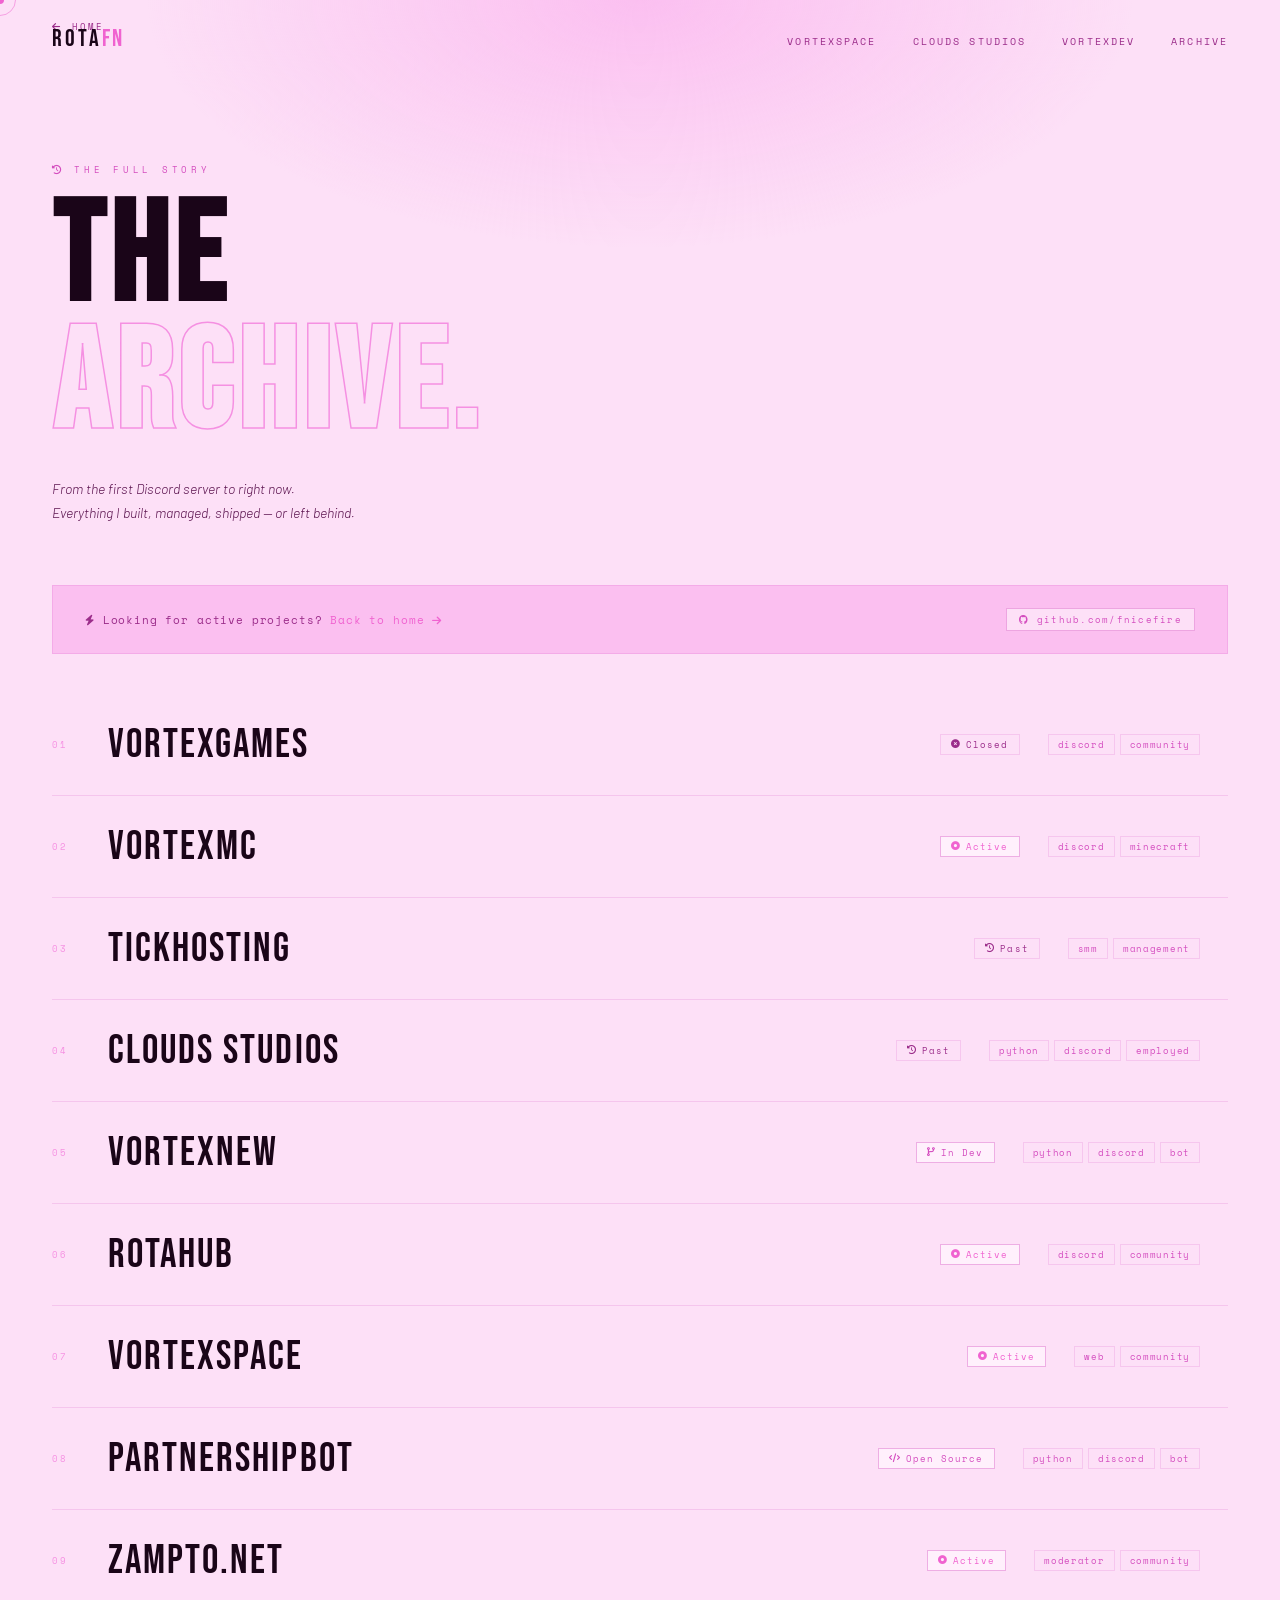
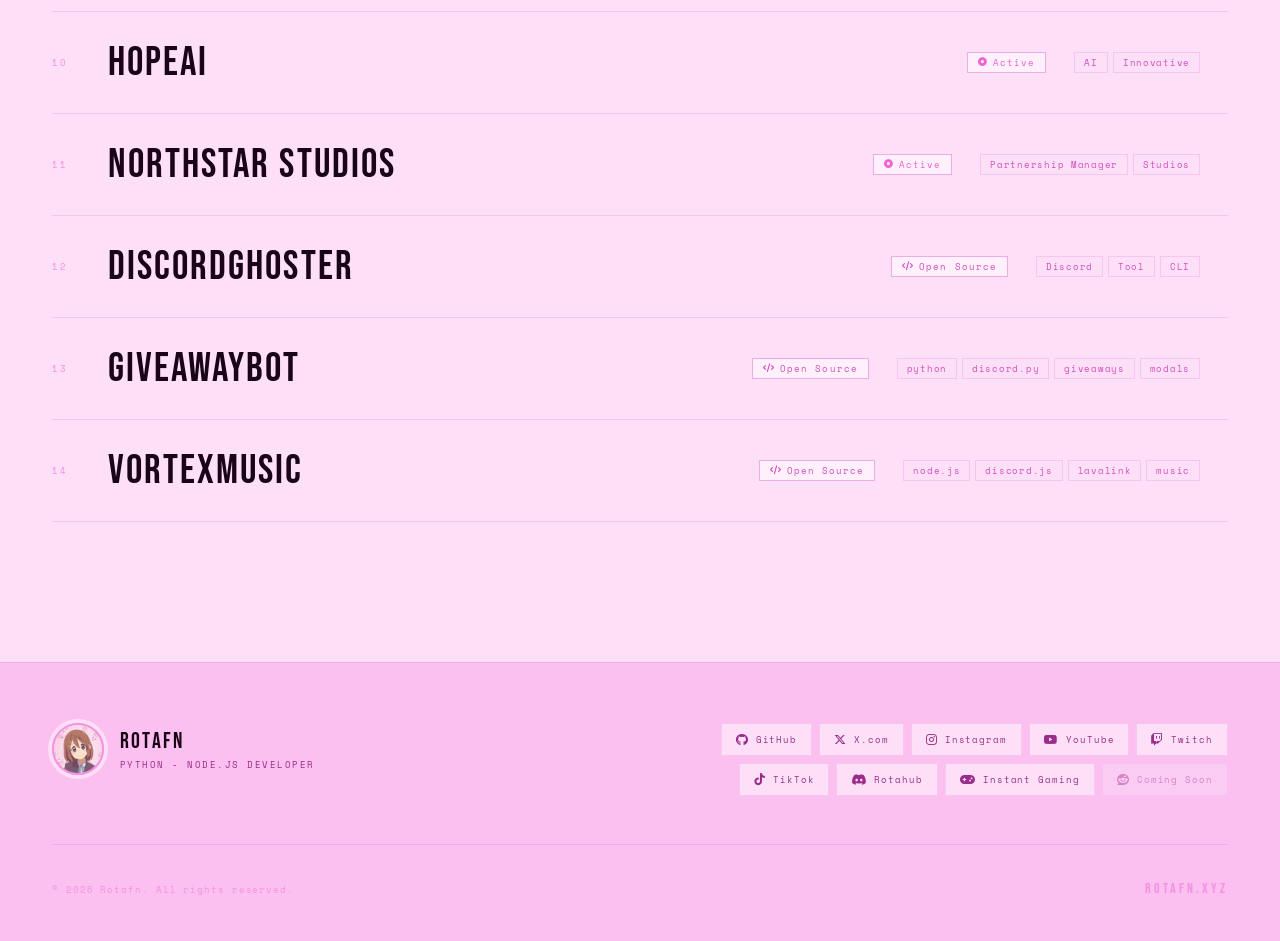
<file: projects/index.html>
<!DOCTYPE html>
<html lang="en">
<head>
  <meta charset="UTF-8">
  <meta name="viewport" content="width=device-width, initial-scale=1.0">
  <title>Archive | RotaSite</title>
  <link rel="preconnect" href="https://fonts.googleapis.com">
  <link rel="preconnect" href="https://fonts.gstatic.com" crossorigin>
  <link rel="stylesheet" href="https://cdnjs.cloudflare.com/ajax/libs/font-awesome/6.5.2/css/all.min.css">
  <link rel="stylesheet" href="/src/css/style.css">
</head>
<body data-base="">

<div style="position:fixed;inset:0;background:radial-gradient(ellipse 70% 50% at 50% 0%,var(--p7),transparent 55%);pointer-events:none;z-index:0"></div>

<nav>
  <a href="/" class="nav-logo">ROTA<em>FN</em></a>
  <ul class="nav-links">
    <li><a href="/#vortexspace">VortexSpace</a></li>
    <li><a href="/#clouds">Clouds Studios</a></li>
    <li><a href="/#vortexdev">VortexDev</a></li>
    <li><a href="/projects/">Archive</a></li>
  </ul>
  <button class="nav-burger" id="nav-burger" aria-label="Menu">
    <span></span><span></span><span></span>
  </button>
</nav>
<div class="mobile-menu" id="mobile-menu">
  <a href="/#vortexspace" class="mm-link">VortexSpace</a>
  <a href="/#clouds" class="mm-link">Clouds Studios</a>
  <a href="/#vortexdev" class="mm-link">VortexDev</a>
  <a href="/projects/" class="mm-link">Archive</a>
</div>

<a href="/" class="back-lnk"><i class="fa-solid fa-arrow-left"></i> Home</a>

<div class="p-intro" style="position:relative;z-index:1">
  <div class="p-tag sr"><i class="fa-solid fa-clock-rotate-left"></i> The full story</div>
  <h1 class="p-title sr" data-delay="80">THE<br><span class="ghost">ARCHIVE.</span></h1>
  <p class="p-sub sr" data-delay="160">
    From the first Discord server to right now.<br>
    Everything I built, managed, shipped — or left behind.
  </p>
</div>

<div class="callout-wrap sr" style="position:relative;z-index:1" data-delay="80">
  <div class="callout-box">
    <p><i class="fa-solid fa-bolt"></i> Looking for active projects? <a href="/">Back to home <i class="fa-solid fa-arrow-right"></i></a></p>
    <span class="callout-badge"><i class="fa-brands fa-github"></i> github.com/fnicefire</span>
  </div>
</div>

<div class="archive-wrap" id="archive-list" style="position:relative;z-index:1">
  <p style="font-family:var(--f-mono);color:var(--p3);padding:28px 0;font-size:.72rem;letter-spacing:.1em">
    <i class="fa-solid fa-spinner fa-spin"></i> Loading...
  </p>
</div>

<footer style="position:relative;z-index:1">
  <div class="footer-inner">
    <div class="footer-top">
      <div class="footer-brand">
        <img id="footer-av" class="footer-av" src="/assets/profile_picture.webp" alt="Rotafn"
          onerror="this.style.display='none';document.getElementById('footer-av-fb').style.display='flex'">
        <div id="footer-av-fb" class="footer-av-fb">R</div>
        <div>
          <div class="footer-bname">ROTAFN</div>
          <div class="footer-brole">Python - Node.js Developer</div>
        </div>
      </div>
      <div class="footer-links" id="footer-links"></div>
    </div>
    <div class="footer-bottom">
      <div class="footer-copy">© 2026 Rotafn. All rights reserved.</div>
      <div class="footer-sig">ROTAFN.XYZ</div>
    </div>
  </div>
</footer>

<script src="/src/js/footer.js"></script>
<script src="/src/js/main.js"></script>
<script src="/src/js/projects.js"></script>
</body>
</html>
</file>
<file: src/css/style.css>
@import url('https://fonts.googleapis.com/css2?family=Bebas+Neue&family=Barlow:ital,wght@0,300;0,400;0,600;1,300&family=Space+Mono:wght@400;700&display=swap');

:root {
  --p0:          #1a0518;
  --p1:          #2d0a28;
  --p2:          #5c1550;
  --p3:          #9b2d8a;
  --p4:          #d44dbf;
  --p5:          #f063d0;
  --p6:          #f590e2;
  --p7:          #fbbff0;
  --p8:          #fde0f7;
  --p9:          #fff0fc;

  --bg:          var(--p8);
  --bg1:         var(--p7);
  --bg2:         #f8d5f2;

  --text:        var(--p0);
  --text-mid:    var(--p2);
  --text-faint:  var(--p3);

  --border:      rgba(212, 77, 191, 0.18);
  --border-mid:  rgba(212, 77, 191, 0.40);

  --glow:        rgba(240, 99, 208, 0.35);

  --f-display:   'Bebas Neue', sans-serif;
  --f-body:      'Barlow', sans-serif;
  --f-mono:      'Space Mono', monospace;
}

*,
*::before,
*::after {
  box-sizing: border-box;
  margin: 0;
  padding: 0;
}

html {
  scroll-behavior: auto;
}

::-webkit-scrollbar       { width: 3px; }
::-webkit-scrollbar-thumb { background: var(--p5); }
::-webkit-scrollbar-track { background: var(--p7); }

body {
  background: var(--bg);
  color: var(--text);
  font-family: var(--f-body);
  overflow-x: hidden;
  cursor: none;
}

#intro {
  position: fixed;
  inset: 0;
  z-index: 9000;
  background: var(--p1);
  display: flex;
  flex-direction: column;
  align-items: center;
  justify-content: center;
  overflow: hidden;
}

#intro::before {
  content: '';
  position: absolute;
  inset: 0;
  background: radial-gradient(ellipse 60% 60% at 50% 50%, rgba(240, 99, 208, .22), transparent 70%);
  animation: iBurst 2.5s ease forwards;
}

@keyframes iBurst {
  0%   { opacity: 0; transform: scale(.5); }
  60%  { opacity: 1; transform: scale(1.1); }
  100% { opacity: .8; transform: scale(1); }
}

.intro-lines {
  position: absolute;
  inset: 0;
  overflow: hidden;
}

.intro-vline {
  position: absolute;
  width: 1px;
  background: linear-gradient(to bottom, transparent, var(--p5), transparent);
  opacity: 0;
  animation: vDown 1.4s ease forwards;
}

@keyframes vDown {
  0%   { opacity: 0; transform: scaleY(0); transform-origin: top; }
  40%  { opacity: .9; }
  100% { opacity: 0; transform: scaleY(1); transform-origin: top; }
}

.intro-corners span {
  position: absolute;
  width: 48px;
  height: 48px;
  border-color: var(--p5);
  border-style: solid;
  border-width: 0;
  opacity: 0;
  animation: cFade .5s ease .4s forwards;
}

.intro-corners span.tl { top: 28px;    left: 28px;  border-top-width: 1px;    border-left-width: 1px; }
.intro-corners span.tr { top: 28px;    right: 28px; border-top-width: 1px;    border-right-width: 1px; }
.intro-corners span.bl { bottom: 28px; left: 28px;  border-bottom-width: 1px; border-left-width: 1px; }
.intro-corners span.br { bottom: 28px; right: 28px; border-bottom-width: 1px; border-right-width: 1px; }

@keyframes cFade {
  to { opacity: 1; }
}

.intro-word {
  font-family: var(--f-display);
  font-size: clamp(5rem, 18vw, 17rem);
  letter-spacing: .16em;
  line-height: 1;
  color: var(--p6);
  clip-path: inset(0 100% 0 0);
  animation: iReveal .9s cubic-bezier(.76, 0, .24, 1) .55s forwards;
  position: relative;
  z-index: 2;
}

@keyframes iReveal {
  to { clip-path: inset(0 0% 0 0); }
}

.intro-tag {
  font-family: var(--f-mono);
  font-size: .6rem;
  letter-spacing: .5em;
  color: var(--p5);
  text-transform: uppercase;
  margin-top: 10px;
  opacity: 0;
  animation: fadeUp .5s ease 1.15s forwards;
  position: relative;
  z-index: 2;
}

@keyframes fadeUp {
  from { opacity: 0; transform: translateY(8px); }
  to   { opacity: 1; transform: translateY(0); }
}

.intro-prog {
  position: absolute;
  bottom: 36px;
  left: 36px;
  right: 36px;
  display: flex;
  align-items: center;
  gap: 14px;
}

.intro-prog-bar {
  flex: 1;
  height: 1px;
  background: rgba(251, 191, 240, .15);
  overflow: hidden;
}

.intro-prog-fill {
  height: 100%;
  background: linear-gradient(to right, var(--p3), var(--p5));
  transform: scaleX(0);
  transform-origin: left;
  animation: pFill 2.1s cubic-bezier(.76, 0, .24, 1) .3s forwards;
}

@keyframes pFill {
  to { transform: scaleX(1); }
}

.intro-pct {
  font-family: var(--f-mono);
  font-size: .57rem;
  letter-spacing: .1em;
  color: var(--p4);
  min-width: 36px;
  text-align: right;
}

.c-dot {
  position: fixed;
  top: 0;
  left: 0;
  width: 8px;
  height: 8px;
  background: var(--p5);
  border-radius: 50%;
  pointer-events: none;
  z-index: 8999;
  transform: translate(-50%, -50%);
  transition: width .2s, height .2s;
}

.c-ring {
  position: fixed;
  top: 0;
  left: 0;
  width: 32px;
  height: 32px;
  border: 1.5px solid rgba(240, 99, 208, .5);
  border-radius: 50%;
  pointer-events: none;
  z-index: 8998;
  transform: translate(-50%, -50%);
  transition: width .3s, height .3s, border-color .3s;
}

body.hov .c-dot  { width: 16px; height: 16px; }
body.hov .c-ring { width: 50px; height: 50px; border-color: var(--p5); }

nav {
  position: fixed;
  top: 0;
  left: 0;
  right: 0;
  z-index: 500;
  display: flex;
  align-items: center;
  justify-content: space-between;
  padding: 24px 52px;
  transition: background .3s, border-color .3s, box-shadow .3s;
}

nav.filled {
  background: rgba(253, 224, 247, .88);
  backdrop-filter: blur(20px);
  border-bottom: 1px solid var(--border);
  box-shadow: 0 2px 24px rgba(212, 77, 191, .1);
}

.nav-logo {
  font-family: var(--f-display);
  font-size: 1.5rem;
  letter-spacing: .12em;
  color: var(--p0);
  text-decoration: none;
}

.nav-logo em {
  color: var(--p5);
  font-style: normal;
}

.nav-links {
  display: flex;
  gap: 36px;
  list-style: none;
}

.nav-links a {
  font-family: var(--f-mono);
  font-size: .6rem;
  letter-spacing: .22em;
  text-transform: uppercase;
  color: var(--p3);
  text-decoration: none;
  transition: color .2s;
}

.nav-links a:hover {
  color: var(--p5);
}

.nav-burger {
  display: none;
  flex-direction: column;
  justify-content: center;
  gap: 5px;
  background: none;
  border: none;
  cursor: none;
  padding: 4px;
  z-index: 501;
}

.nav-burger span {
  display: block;
  width: 22px;
  height: 1.5px;
  background: var(--p4);
  transition: transform .3s, opacity .3s, background .3s;
}

.nav-burger.open span:nth-child(1) { transform: translateY(6.5px) rotate(45deg);   background: var(--p5); }
.nav-burger.open span:nth-child(2) { opacity: 0; }
.nav-burger.open span:nth-child(3) { transform: translateY(-6.5px) rotate(-45deg); background: var(--p5); }

.mobile-menu {
  position: fixed;
  inset: 0;
  z-index: 490;
  background: var(--p9);
  display: flex;
  flex-direction: column;
  align-items: center;
  justify-content: center;
  gap: 12px;
  opacity: 0;
  pointer-events: none;
  transform: translateY(-12px);
  transition: opacity .35s ease, transform .35s ease;
}

.mobile-menu.open {
  opacity: 1;
  pointer-events: all;
  transform: none;
}

.mm-link {
  font-family: var(--f-display);
  font-size: clamp(2.2rem, 10vw, 3.5rem);
  letter-spacing: .08em;
  color: var(--p0);
  text-decoration: none;
  transition: color .2s;
}

.mm-link:hover {
  color: var(--p5);
}

.hero {
  min-height: 100vh;
  position: relative;
  display: grid;
  grid-template-columns: 1fr 520px;
  align-items: center;
  padding: 100px 52px 80px;
  gap: 60px;
  overflow: hidden;
  background: var(--p9);
}

.hero::before {
  content: '';
  position: absolute;
  inset: 0;
  background:
    radial-gradient(ellipse 80% 90% at 80% 50%, var(--p7) 0%, transparent 60%),
    radial-gradient(ellipse 60% 60% at 20% 20%, var(--bg2) 0%, transparent 50%);
  pointer-events: none;
}

.hero-dots {
  position: absolute;
  inset: 0;
  background-image: radial-gradient(circle, var(--p7) 1px, transparent 1px);
  background-size: 38px 38px;
  opacity: .55;
}

.hb {
  position: absolute;
  border-radius: 50%;
  filter: blur(120px);
  pointer-events: none;
}

.hb1 {
  width: 700px;
  height: 700px;
  background: var(--p6);
  opacity: .35;
  top: -250px;
  left: -100px;
}

.hb2 {
  width: 500px;
  height: 500px;
  background: var(--p5);
  opacity: .12;
  bottom: -100px;
  right: 0;
  animation: bPulse 7s ease-in-out infinite alternate;
}

@keyframes bPulse {
  from { opacity: .12; transform: scale(1); }
  to   { opacity: .18; transform: scale(1.08); }
}

.hero-left {
  position: relative;
  z-index: 2;
}

.hero-tag {
  font-family: var(--f-mono);
  font-size: .62rem;
  letter-spacing: .44em;
  color: var(--p4);
  text-transform: uppercase;
  margin-bottom: 20px;
  opacity: 0;
  transform: translateY(14px);
}

.hero-title {
  font-family: var(--f-display);
  font-size: clamp(5rem, 11vw, 13rem);
  line-height: .88;
  letter-spacing: .04em;
  color: var(--p0);
  margin-bottom: 32px;
  opacity: 0;
  transform: translateY(50px);
}

.hero-title .stroke {
  -webkit-text-stroke: 2.5px var(--p5);
  color: transparent;
}

.hero-desc {
  font-size: .95rem;
  line-height: 1.78;
  color: var(--text-mid);
  font-weight: 300;
  max-width: 420px;
  margin-bottom: 40px;
  opacity: 0;
  transform: translateY(20px);
}

.hero-desc strong {
  color: var(--p0);
  font-weight: 600;
}

.hero-desc a {
  color: var(--p4);
  text-decoration: none;
  border-bottom: 1px solid var(--border-mid);
  transition: border-color .2s;
}

.hero-desc a:hover {
  border-color: var(--p5);
}

.hero-cta {
  display: flex;
  align-items: center;
  gap: 16px;
  opacity: 0;
  transform: translateY(16px);
}

.btn-pink {
  display: inline-flex;
  align-items: center;
  gap: 10px;
  font-family: var(--f-display);
  font-size: 1rem;
  letter-spacing: .1em;
  background: var(--p5);
  color: var(--p9);
  padding: 16px 40px;
  text-decoration: none;
  transition: background .3s, box-shadow .3s;
  cursor: none;
}

.btn-pink:hover {
  background: var(--p4);
  box-shadow: 0 0 50px var(--glow);
}

.btn-ghost {
  font-family: var(--f-mono);
  font-size: .65rem;
  letter-spacing: .18em;
  text-transform: uppercase;
  color: var(--p3);
  text-decoration: none;
  border-bottom: 1px solid var(--border-mid);
  padding-bottom: 3px;
  transition: color .2s, border-color .2s;
  cursor: none;
}

.btn-ghost:hover {
  color: var(--p5);
  border-color: var(--p5);
}

.hero-photo {
  position: relative;
  z-index: 2;
  display: flex;
  align-items: center;
  justify-content: center;
}

.hero-photo-wrap {
  position: relative;
  width: 420px;
  height: 420px;
}

.hero-photo-wrap::before {
  content: '';
  position: absolute;
  inset: -16px;
  border-radius: 50%;
  border: 2px dashed var(--p6);
  animation: spin 20s linear infinite;
}

.hero-photo-wrap::after {
  content: '';
  position: absolute;
  inset: -6px;
  border-radius: 50%;
  border: 1.5px solid var(--border-mid);
}

@keyframes spin {
  to { transform: rotate(360deg); }
}

.photo-glow {
  position: absolute;
  inset: -40px;
  border-radius: 50%;
  background: radial-gradient(circle, var(--p6) 0%, transparent 65%);
  opacity: .6;
  animation: glowPulse 4s ease-in-out infinite alternate;
}

@keyframes glowPulse {
  from { opacity: .5;  transform: scale(.95); }
  to   { opacity: .75; transform: scale(1.05); }
}

#hero-pfp {
  width: 100%;
  height: 100%;
  border-radius: 50%;
  object-fit: cover;
  position: relative;
  z-index: 1;
  border: 4px solid var(--p6);
  box-shadow:
    0 0 0 8px var(--p8),
    0 20px 60px var(--glow),
    0 0 100px rgba(240, 99, 208, .2);
  opacity: 0;
  transform: scale(.9);
}

#hero-pfp.visible {
  opacity: 1;
  transform: scale(1);
  transition: opacity 1s cubic-bezier(.16, 1, .3, 1), transform 1s cubic-bezier(.16, 1, .3, 1);
}

.hero-scroll {
  position: absolute;
  bottom: 32px;
  left: 52px;
  display: flex;
  align-items: center;
  gap: 12px;
  opacity: 0;
}

.hero-scroll span {
  font-family: var(--f-mono);
  font-size: .55rem;
  letter-spacing: .3em;
  color: var(--p6);
  text-transform: uppercase;
}

.hs-line {
  width: 70px;
  height: 1px;
  background: linear-gradient(to right, var(--p5), transparent);
  animation: hsAnim 2s ease-in-out infinite;
}

@keyframes hsAnim {
  0%,
  100% { opacity: 1;  transform: scaleX(1);  transform-origin: left; }
  50%  { opacity: .3; transform: scaleX(.4); transform-origin: left; }
}

.ticker {
  border-top: 1px solid var(--border);
  border-bottom: 1px solid var(--border);
  background: var(--p7);
  padding: 16px 0;
  overflow: hidden;
  position: relative;
}

.ticker::before,
.ticker::after {
  content: '';
  position: absolute;
  top: 0;
  bottom: 0;
  width: 80px;
  z-index: 2;
}

.ticker::before { left: 0;  background: linear-gradient(to right, var(--p7), transparent); }
.ticker::after  { right: 0; background: linear-gradient(to left,  var(--p7), transparent); }

.t-track {
  display: flex;
  width: max-content;
  animation: tRun 22s linear infinite;
}

.t-track:hover {
  animation-play-state: paused;
}

@keyframes tRun {
  from { transform: translateX(0); }
  to   { transform: translateX(-50%); }
}

.t-item {
  display: flex;
  align-items: center;
  gap: 18px;
  padding: 0 30px;
  white-space: nowrap;
}

.t-word {
  font-family: var(--f-display);
  font-size: 1rem;
  letter-spacing: .18em;
  text-transform: uppercase;
  color: var(--p4);
}

.t-gem {
  width: 5px;
  height: 5px;
  border-radius: 50%;
  background: var(--p5);
  opacity: .7;
  flex-shrink: 0;
}

.sr {
  opacity: 0;
  transform: translateY(50px);
  transition: opacity .85s cubic-bezier(.16, 1, .3, 1), transform .85s cubic-bezier(.16, 1, .3, 1);
}

.sr.in {
  opacity: 1;
  transform: none;
}

.big-reveal {
  padding: 80px 52px;
  overflow: hidden;
  background: var(--bg);
}

.big-reveal-text {
  font-family: var(--f-display);
  font-size: clamp(3rem, 9vw, 10rem);
  line-height: 1;
  letter-spacing: .03em;
}

.bw {
  display: inline-block;
  margin-right: .13em;
  color: var(--p6);
  transition: color .5s;
}

.bw.lit    { color: var(--p1); }
.bw.accent { color: var(--p5) !important; }

.sw {
  max-width: 1280px;
  margin: 0 auto;
  padding: 120px 52px;
}

.s-tag {
  font-family: var(--f-mono);
  font-size: .58rem;
  letter-spacing: .42em;
  color: var(--p4);
  text-transform: uppercase;
  margin-bottom: 18px;
  display: flex;
  align-items: center;
  gap: 10px;
}

.s-tag::before {
  content: '';
  width: 20px;
  height: 1px;
  background: var(--p5);
}

.ps {
  min-height: 100vh;
  display: flex;
  align-items: center;
  padding: 120px 52px;
  position: relative;
  overflow: hidden;
  border-top: 1px solid var(--border);
}

.ps:nth-child(odd)  { background: var(--p8); }
.ps:nth-child(even) { background: var(--bg2); }

.ps::before {
  content: '';
  position: absolute;
  inset: 0;
  pointer-events: none;
  opacity: 0;
  transition: opacity 1s;
}

.ps-1::before { background: radial-gradient(ellipse 65% 80% at 75% 50%, var(--p7), transparent 60%); }
.ps-2::before { background: radial-gradient(ellipse 65% 80% at 25% 50%, var(--p7), transparent 60%); }
.ps-3::before { background: radial-gradient(ellipse 65% 80% at 60% 50%, var(--p7), transparent 60%); }

.ps-studios-small {
  min-height: 62vh;
  padding-block: 80px;
}

.ps-studios-small .ps-inner {
  max-width: 980px;
  gap: 44px;
}

.ps-studios-small .ps-title {
  font-size: clamp(2.4rem, 5vw, 4.8rem);
  margin-bottom: 14px;
}

.ps-studios-small .ps-badge {
  margin-bottom: 16px;
}

.ps-studios-small .ps-desc {
  max-width: 360px;
  margin-bottom: 22px;
}

.ps-studios-small .ps-visual {
  padding: 20px;
}

.ps-studios-small .ps-logo-box {
  width: 190px;
  height: 190px;
}

.ps.in::before {
  opacity: 1;
}

.ps-inner {
  max-width: 1280px;
  margin: 0 auto;
  width: 100%;
  display: grid;
  gap: 80px;
  align-items: center;
}

.ps-inner.lft     { grid-template-columns: 1fr 1fr; }
.ps-inner.rgt     { grid-template-columns: 1fr 1fr; direction: rtl; }
.ps-inner.rgt > * { direction: ltr; }
.ps-inner.tri     { grid-template-columns: 1fr; }

.ps-num {
  font-family: var(--f-mono);
  font-size: .58rem;
  letter-spacing: .35em;
  color: var(--p4);
  margin-bottom: 18px;
}

.ps-title {
  font-family: var(--f-display);
  font-size: clamp(3.5rem, 7.5vw, 8rem);
  line-height: .92;
  letter-spacing: .04em;
  color: var(--p0);
  margin-bottom: 20px;
}

.ps-badge {
  display: inline-block;
  font-family: var(--f-mono);
  font-size: .57rem;
  letter-spacing: .15em;
  text-transform: uppercase;
  color: var(--p4);
  border: 1px solid var(--border-mid);
  padding: 4px 12px;
  margin-bottom: 22px;
  background: var(--p7);
}

.ps-desc {
  font-size: .9rem;
  line-height: 1.8;
  color: var(--text-mid);
  font-weight: 300;
  max-width: 420px;
  margin-bottom: 32px;
}

.ps-link {
  display: inline-flex;
  align-items: center;
  gap: 10px;
  font-family: var(--f-display);
  font-size: 1rem;
  letter-spacing: .1em;
  color: var(--p0);
  text-decoration: none;
  border-bottom: 2px solid var(--p6);
  padding-bottom: 6px;
  transition: color .2s, border-color .2s;
}

.ps-link:hover {
  color: var(--p5);
  border-color: var(--p5);
}

.ps-link-static {
  cursor: default;
}

.ps-link-static:hover {
  color: var(--p0);
  border-color: var(--p6);
}

.ps-visual {
  display: flex;
  align-items: center;
  justify-content: center;
  padding: 40px;
  position: relative;
  z-index: 1;
}

.ps-logo-box {
  position: relative;
  width: 280px;
  height: 280px;
  display: flex;
  align-items: center;
  justify-content: center;
  border-radius: 50%;
  overflow: hidden;
}

.ps-logo-box::before {
  content: '';
  position: absolute;
  inset: 0;
  border: 1px solid var(--border-mid);
  border-radius: 50% !important;
  background: var(--p9);
}

.ps-logo-box::after {
  content: '';
  position: absolute;
  inset: -30px;
  border-radius: 50%;
  background: radial-gradient(circle, var(--p6), transparent 65%);
  opacity: 0;
  transition: opacity .5s;
}

.ps:hover .ps-logo-box::after {
  opacity: .7;
}

.ps-logo-box img {
  position: relative;
  z-index: 1;
  width: 180px;
  height: 180px;
  object-fit: cover;
  border-radius: 50%;
  transition: transform .5s cubic-bezier(.16, 1, .3, 1), filter .5s;
  filter: drop-shadow(0 8px 20px var(--glow));
}

.ps:hover .ps-logo-box img {
  transform: scale(1.07) translateY(-4px);
  filter: drop-shadow(0 16px 36px var(--glow));
}

.mystery-studio-mark {
  position: relative;
  z-index: 1;
  width: 130px;
  height: 130px;
  border-radius: 50%;
  display: flex;
  flex-direction: column;
  align-items: center;
  justify-content: center;
  color: var(--p0);
  background: linear-gradient(145deg, var(--p9), var(--p7));
  border: 1px solid var(--border-mid);
  filter: drop-shadow(0 8px 20px var(--glow));
  transition: transform .5s cubic-bezier(.16, 1, .3, 1), filter .5s;
}

.mystery-studio-mark span {
  font-family: var(--f-display);
  font-size: 3.6rem;
  line-height: .8;
  letter-spacing: 0;
}

.mystery-studio-mark small {
  font-family: var(--f-mono);
  font-size: .62rem;
  letter-spacing: .18em;
  color: var(--p4);
  text-transform: uppercase;
  margin-top: 8px;
}

.ps:hover .mystery-studio-mark {
  transform: scale(1.07) translateY(-4px);
  filter: drop-shadow(0 16px 36px var(--glow));
}

.ps-triple-head {
  margin-bottom: 52px;
}

.ps-pair {
  display: grid;
  grid-template-columns: 1fr 1fr;
  gap: 1px;
  background: var(--border);
  border: 1px solid var(--border);
}

.ppc {
  background: var(--p8);
  padding: 48px;
  display: flex;
  flex-direction: column;
  gap: 20px;
  text-decoration: none;
  color: inherit;
  transition: background .3s;
  position: relative;
  overflow: hidden;
}

.ppc::after {
  content: '';
  position: absolute;
  top: 0;
  left: 0;
  right: 0;
  height: 3px;
  background: linear-gradient(to right, var(--p3), var(--p5));
  transform: scaleX(0);
  transform-origin: left;
  transition: transform .4s cubic-bezier(.16, 1, .3, 1);
}

.ppc:hover        { background: var(--p7); }
.ppc:hover::after { transform: scaleX(1); }

.ppc-logo {
  width: 72px;
  height: 72px;
  object-fit: cover;
  border-radius: 50%;
  border: 2px solid var(--border-mid);
  filter: drop-shadow(0 4px 10px var(--glow));
}

.ppc-name {
  font-family: var(--f-display);
  font-size: 2.5rem;
  letter-spacing: .06em;
  line-height: 1;
  color: var(--p0);
}

.ppc-desc {
  font-size: .85rem;
  line-height: 1.75;
  color: var(--text-mid);
  font-weight: 300;
  flex: 1;
}

.ppc-foot {
  border-top: 1px solid var(--border);
  padding-top: 18px;
  display: flex;
  align-items: center;
  justify-content: space-between;
}

.ppc-badge {
  font-family: var(--f-mono);
  font-size: .56rem;
  letter-spacing: .14em;
  color: var(--p4);
  border: 1px solid var(--border-mid);
  padding: 3px 10px;
  background: var(--p7);
}

.ppc-arrow {
  width: 32px;
  height: 32px;
  border-radius: 50%;
  border: 1px solid var(--border-mid);
  display: flex;
  align-items: center;
  justify-content: center;
  color: var(--p3);
  font-size: .85rem;
  transition: all .25s;
}

.ppc:hover .ppc-arrow {
  border-color: var(--p5);
  color: var(--p5);
  transform: rotate(45deg);
}

.sk-grid {
  display: grid;
  grid-template-columns: repeat(4, 1fr);
  gap: 1px;
  background: var(--border);
  border: 1px solid var(--border);
  margin-top: 52px;
}

.sk-card {
  background: var(--p8);
  padding: 32px 26px;
  transition: background .3s;
  position: relative;
  overflow: hidden;
}

.sk-card::after {
  content: '';
  position: absolute;
  bottom: 0;
  left: 0;
  right: 0;
  height: 3px;
  background: linear-gradient(to right, var(--p3), var(--p5));
  transform: scaleX(0);
  transform-origin: left;
  transition: transform .4s cubic-bezier(.16, 1, .3, 1);
}

.sk-card:hover        { background: var(--p7); }
.sk-card:hover::after { transform: scaleX(1); }

.sk-icon {
  font-size: 1.5rem;
  margin-bottom: 12px;
  display: block;
}

.sk-icon i { font-size: 1.5rem; }

.sk-name {
  font-family: var(--f-display);
  font-size: 1.3rem;
  letter-spacing: .06em;
  margin-bottom: 8px;
  color: var(--p0);
}

.sk-desc {
  font-size: .77rem;
  line-height: 1.6;
  color: var(--text-mid);
  font-weight: 300;
  margin-bottom: 14px;
}

.sk-chips {
  display: flex;
  flex-wrap: wrap;
  gap: 4px;
}

.sk-chip {
  font-family: var(--f-mono);
  font-size: .56rem;
  letter-spacing: .07em;
  color: var(--p4);
  background: var(--p9);
  border: 1px solid var(--border-mid);
  padding: 2px 8px;
}

.stack-bar {
  padding: 44px 0;
  border-top: 1px solid var(--border);
  background: var(--bg1);
  overflow: hidden;
}

.st-track {
  display: flex;
  width: max-content;
  gap: 20px;
  animation: stScroll 28s linear infinite;
}

.st-track:hover {
  animation-play-state: paused;
}

@keyframes stScroll {
  from { transform: translateX(0); }
  to   { transform: translateX(-50%); }
}

.st-item {
  display: flex;
  align-items: center;
  gap: 7px;
  white-space: nowrap;
  font-family: var(--f-mono);
  font-size: .62rem;
  letter-spacing: .1em;
  color: var(--p3);
  padding: 10px 18px;
  border: 1px solid var(--border);
  background: var(--p8);
  transition: color .2s, border-color .2s;
}

.st-item:hover {
  color: var(--p5);
  border-color: var(--border-mid);
}

.st-dot {
  width: 4px;
  height: 4px;
  border-radius: 50%;
  background: var(--p5);
  flex-shrink: 0;
}

.vision-wrap {
  display: grid;
  grid-template-columns: 1fr 1fr;
  gap: 80px;
  align-items: start;
}

.v-title {
  font-family: var(--f-display);
  font-size: clamp(3rem, 5.5vw, 6rem);
  letter-spacing: .04em;
  line-height: 1;
  margin-bottom: 32px;
  color: var(--p0);
}

.v-body {
  font-size: .88rem;
  line-height: 1.85;
  color: var(--text-mid);
  font-weight: 300;
  margin-bottom: 18px;
}

.v-body strong {
  color: var(--p0);
  font-weight: 600;
}

.v-stats {
  display: grid;
  grid-template-columns: 1fr 1fr;
  gap: 1px;
  background: var(--border);
  border: 1px solid var(--border);
}

.v-stat {
  background: var(--p8);
  padding: 28px 24px;
}

.v-n {
  font-family: var(--f-display);
  font-size: 3.2rem;
  letter-spacing: .04em;
  color: var(--p5);
  line-height: 1;
  margin-bottom: 6px;
}

.v-l {
  font-family: var(--f-mono);
  font-size: .58rem;
  letter-spacing: .16em;
  color: var(--text-mid);
  text-transform: uppercase;
}

.cta-wrap {
  max-width: 1280px;
  margin: 0 auto;
  padding: 0 52px 140px;
}

.cta-box {
  background: linear-gradient(135deg, var(--p7) 0%, var(--bg2) 100%);
  border: 1px solid var(--border-mid);
  padding: 100px 80px;
  text-align: center;
  position: relative;
  overflow: hidden;
}

.cta-box::before {
  content: '';
  position: absolute;
  top: -150px;
  left: 50%;
  transform: translateX(-50%);
  width: 600px;
  height: 600px;
  background: radial-gradient(circle, var(--p6), transparent 60%);
  opacity: .3;
  pointer-events: none;
}

.cta-title {
  font-family: var(--f-display);
  font-size: clamp(3rem, 8vw, 8rem);
  letter-spacing: .06em;
  line-height: 1;
  margin-bottom: 20px;
  color: var(--p0);
}

.cta-sub {
  font-family: var(--f-mono);
  font-size: .7rem;
  letter-spacing: .18em;
  color: var(--p3);
  margin-bottom: 48px;
}

footer {
  border-top: 1px solid var(--border);
  background: var(--bg1);
}

.footer-inner {
  max-width: 1280px;
  margin: 0 auto;
  padding: 60px 52px 44px;
}

.footer-top {
  display: flex;
  align-items: flex-start;
  justify-content: space-between;
  gap: 40px;
  padding-bottom: 48px;
  margin-bottom: 36px;
  border-bottom: 1px solid var(--border);
}

.footer-brand {
  display: flex;
  align-items: center;
  gap: 16px;
}

.footer-av {
  width: 52px;
  height: 52px;
  border-radius: 50%;
  border: 2px solid var(--p6);
  box-shadow: 0 0 0 4px var(--p8);
  object-fit: cover;
  flex-shrink: 0;
}

.footer-av-fb {
  width: 52px;
  height: 52px;
  border-radius: 50%;
  border: 2px solid var(--p6);
  background: var(--p8);
  display: none;
  align-items: center;
  justify-content: center;
  font-family: var(--f-display);
  font-size: 1.3rem;
  color: var(--p5);
  flex-shrink: 0;
}

.footer-bname {
  font-family: var(--f-display);
  font-size: 1.4rem;
  letter-spacing: .1em;
  margin-bottom: 3px;
  color: var(--p0);
}

.footer-brole {
  font-family: var(--f-mono);
  font-size: .58rem;
  letter-spacing: .16em;
  color: var(--p3);
  text-transform: uppercase;
}

.footer-links {
  display: flex;
  flex-wrap: wrap;
  gap: 7px;
  max-width: 600px;
  justify-content: flex-end;
}

.fl {
  display: flex;
  align-items: center;
  gap: 7px;
  padding: 9px 14px;
  border: 1px solid var(--border);
  color: var(--p3);
  text-decoration: none;
  font-family: var(--f-mono);
  font-size: .58rem;
  letter-spacing: .1em;
  transition: border-color .2s, color .2s, background .2s;
  cursor: none;
  background: var(--p8);
}

.fl.disabled {
  opacity: .4;
  pointer-events: none;
}

.fl svg { width: 12px; height: 12px; flex-shrink: 0; }
.fl i   { font-size: 12px; flex-shrink: 0; }

.fl:hover {
  border-color: var(--p5);
  color: var(--p5);
  background: var(--p9);
}

.footer-bottom {
  display: flex;
  align-items: center;
  justify-content: space-between;
}

.footer-copy {
  font-family: var(--f-mono);
  font-size: .57rem;
  letter-spacing: .1em;
  color: var(--p6);
}

.footer-sig {
  font-family: var(--f-display);
  font-size: .85rem;
  letter-spacing: .22em;
  color: var(--p6);
}

.p-intro {
  max-width: 1280px;
  margin: 0 auto;
  padding: 130px 52px 60px;
}

.p-tag {
  font-family: var(--f-mono);
  font-size: .58rem;
  letter-spacing: .4em;
  color: var(--p4);
  text-transform: uppercase;
  margin-bottom: 20px;
}

.p-title {
  font-family: var(--f-display);
  font-size: clamp(4rem, 11vw, 12rem);
  line-height: .9;
  letter-spacing: .04em;
  margin-bottom: 28px;
  color: var(--p0);
}

.p-title .ghost {
  -webkit-text-stroke: 1.5px var(--p6);
  color: transparent;
}

.p-sub {
  font-size: .88rem;
  line-height: 1.7;
  color: var(--text-mid);
  font-weight: 300;
  font-style: italic;
  max-width: 480px;
}

.back-lnk {
  display: inline-flex;
  align-items: center;
  gap: 10px;
  font-family: var(--f-mono);
  font-size: .58rem;
  letter-spacing: .22em;
  text-transform: uppercase;
  color: var(--p3);
  text-decoration: none;
  padding: 20px 52px 0;
  transition: color .2s;
  cursor: none;
}

.back-lnk:hover {
  color: var(--p5);
}

.callout-wrap {
  max-width: 1280px;
  margin: 0 auto;
  padding: 0 52px 40px;
}

.callout-box {
  border: 1px solid var(--border);
  background: var(--p7);
  padding: 22px 32px;
  display: flex;
  align-items: center;
  justify-content: space-between;
  gap: 20px;
}

.callout-box p {
  font-family: var(--f-mono);
  font-size: .66rem;
  letter-spacing: .08em;
  color: var(--p3);
}

.callout-box a {
  color: var(--p5);
  text-decoration: none;
}

.callout-box a:hover {
  text-decoration: underline;
}

.callout-badge {
  font-family: var(--f-mono);
  font-size: .56rem;
  letter-spacing: .14em;
  color: var(--p4);
  border: 1px solid var(--border-mid);
  padding: 4px 12px;
  background: var(--p8);
  white-space: nowrap;
}

.archive-wrap {
  max-width: 1280px;
  margin: 0 auto;
  padding: 0 52px 140px;
}

.ai {
  display: flex;
  align-items: center;
  gap: 28px;
  padding: 26px 0;
  border-bottom: 1px solid var(--border);
  text-decoration: none;
  color: inherit;
  cursor: none;
  transition: padding-left .35s cubic-bezier(.16, 1, .3, 1);
  opacity: 0;
  transform: translateY(22px);
}

a.ai:hover {
  padding-left: 16px;
}

.ai-n {
  font-family: var(--f-mono);
  font-size: .57rem;
  color: var(--p6);
  letter-spacing: .2em;
  min-width: 28px;
}

.ai-name {
  font-family: var(--f-display);
  font-size: clamp(1.4rem, 3.2vw, 2.6rem);
  letter-spacing: .05em;
  flex: 1;
  transition: color .2s;
  color: var(--p0);
}

a.ai:hover .ai-name {
  color: var(--p5);
}

.ai-lang {
  font-family: var(--f-mono);
  font-size: .58rem;
  letter-spacing: .1em;
  color: var(--p3);
  padding: 4px 11px;
  border: 1px solid var(--border);
  background: var(--p7);
}

.ai-tags {
  display: flex;
  gap: 5px;
}

.ai-tag {
  font-family: var(--f-mono);
  font-size: .56rem;
  letter-spacing: .08em;
  color: var(--p4);
  border: 1px solid var(--border);
  padding: 3px 9px;
  background: var(--p8);
}

.ai-arrow {
  font-family: var(--f-mono);
  font-size: .85rem;
  color: var(--p6);
  transition: color .2s, transform .2s;
}

a.ai:hover .ai-arrow {
  color: var(--p5);
  transform: rotate(45deg);
}

.ai-status {
  font-family: var(--f-mono);
  font-size: .55rem;
  letter-spacing: .12em;
  padding: 3px 10px;
  border: 1px solid var(--border);
  white-space: nowrap;
  display: flex;
  align-items: center;
  gap: 5px;
}

.ai-status--active      { color: var(--p5); border-color: var(--border-mid); background: var(--p9); }
.ai-status--closed      { color: var(--p3); border-color: var(--border);     background: var(--p8); }
.ai-status--past        { color: var(--p3); border-color: var(--border);     background: var(--p8); }
.ai-status--in-dev      { color: var(--p4); border-color: var(--border-mid); background: var(--p9); }
.ai-status--open-source { color: var(--p4); border-color: var(--border-mid); background: var(--p9); }

@media (max-width: 1024px) {
  .hero {
    grid-template-columns: 1fr;
    grid-template-rows: auto auto;
    padding: 100px 32px 60px;
    gap: 40px;
    text-align: center;
  }

  .hero-left       { order: 2; }
  .hero-photo      { order: 1; justify-content: center; margin: 0; }
  .hero-photo-wrap { width: 220px; height: 220px; }
  .hero-desc       { margin: 0 auto 32px; }
  .hero-cta        { justify-content: center; }

  .hero-scroll {
    left: 50%;
    transform: translateX(-50%);
    flex-direction: row;
    gap: 10px;
  }

  .hero-scroll span { writing-mode: horizontal-tb; }

  .hs-line {
    width: 40px;
    height: 1px;
    background: linear-gradient(to right, var(--p5), transparent);
    animation: none;
  }

  .ps-inner.lft,
  .ps-inner.rgt { grid-template-columns: 1fr; }

  .ps-inner.rgt { direction: ltr; }
  .ps-visual    { display: none; }
  .ps-pair      { grid-template-columns: 1fr; }
  .sk-grid      { grid-template-columns: 1fr 1fr; }
  .vision-wrap  { grid-template-columns: 1fr; gap: 48px; }
}

@media (max-width: 768px) {
  nav          { padding: 16px 20px; }
  .nav-burger  { display: flex; }
  .nav-links   { display: none; }

  .hero            { padding: 88px 20px 60px; gap: 28px; }
  .hero-photo-wrap { width: 170px; height: 170px; }
  .hero-title      { font-size: clamp(3rem, 13vw, 6rem); }
  .hero-tag        { font-size: .55rem; }
  .hero-desc       { font-size: .85rem; }
  .btn-pink        { padding: 14px 28px; font-size: .9rem; }

  .t-word      { font-size: .85rem; }
  .big-reveal  { padding: 48px 20px; }

  .ps          { padding: 64px 20px; min-height: auto; }
  .ps-title    { font-size: clamp(2.8rem, 10vw, 5rem); }
  .ps-desc     { font-size: .85rem; }
  .ppc         { padding: 32px 24px; }
  .ppc-name    { font-size: 2rem; }

  .sw          { padding: 64px 20px; }
  .s-tag       { font-size: .55rem; }

  .sk-grid     { grid-template-columns: 1fr; }
  .sk-card     { padding: 24px 20px; }

  .stack-bar   { padding: 32px 0; }
  .st-item     { padding: 8px 14px; font-size: .58rem; }

  .v-title     { font-size: clamp(2.5rem, 9vw, 4rem); }
  .v-stats     { grid-template-columns: 1fr 1fr; }
  .v-n         { font-size: 2.4rem; }

  .cta-wrap    { padding: 0 20px 80px; }
  .cta-box     { padding: 48px 24px; }
  .cta-title   { font-size: clamp(2.5rem, 9vw, 5rem); }
  .cta-sub     { font-size: .62rem; margin-bottom: 32px; }
  .btn-pink    { padding: 16px 32px; }

  footer .footer-inner { padding: 36px 20px 28px; }
  .footer-top    { flex-direction: column; gap: 28px; }
  .footer-links  { justify-content: flex-start; max-width: 100%; }
  .footer-bottom { flex-direction: column; align-items: flex-start; gap: 8px; }

  .p-intro     { padding: 90px 20px 36px; }
  .p-title     { font-size: clamp(3rem, 12vw, 7rem); }
  .callout-wrap { padding: 0 20px 32px; }
  .callout-box { flex-direction: column; align-items: flex-start; gap: 12px; }
  .archive-wrap { padding: 0 20px 100px; }
  .ai          { gap: 16px; padding: 20px 0; }
  .ai-tags     { display: none; }
  .ai-lang     { display: none; }
  .back-lnk    { padding: 14px 20px 0; font-size: .55rem; }
}

@media (max-width: 420px) {
  .hero-photo-wrap { width: 140px; height: 140px; }
  .hero-title      { font-size: clamp(2.6rem, 14vw, 4.5rem); }
  .hero-cta        { flex-direction: column; align-items: center; gap: 12px; }
  .v-stats         { grid-template-columns: 1fr; }
  .ps-pair         { gap: 0; }
  .ppc             { padding: 28px 20px; }
  .sk-chip         { font-size: .52rem; }
}
</file>
